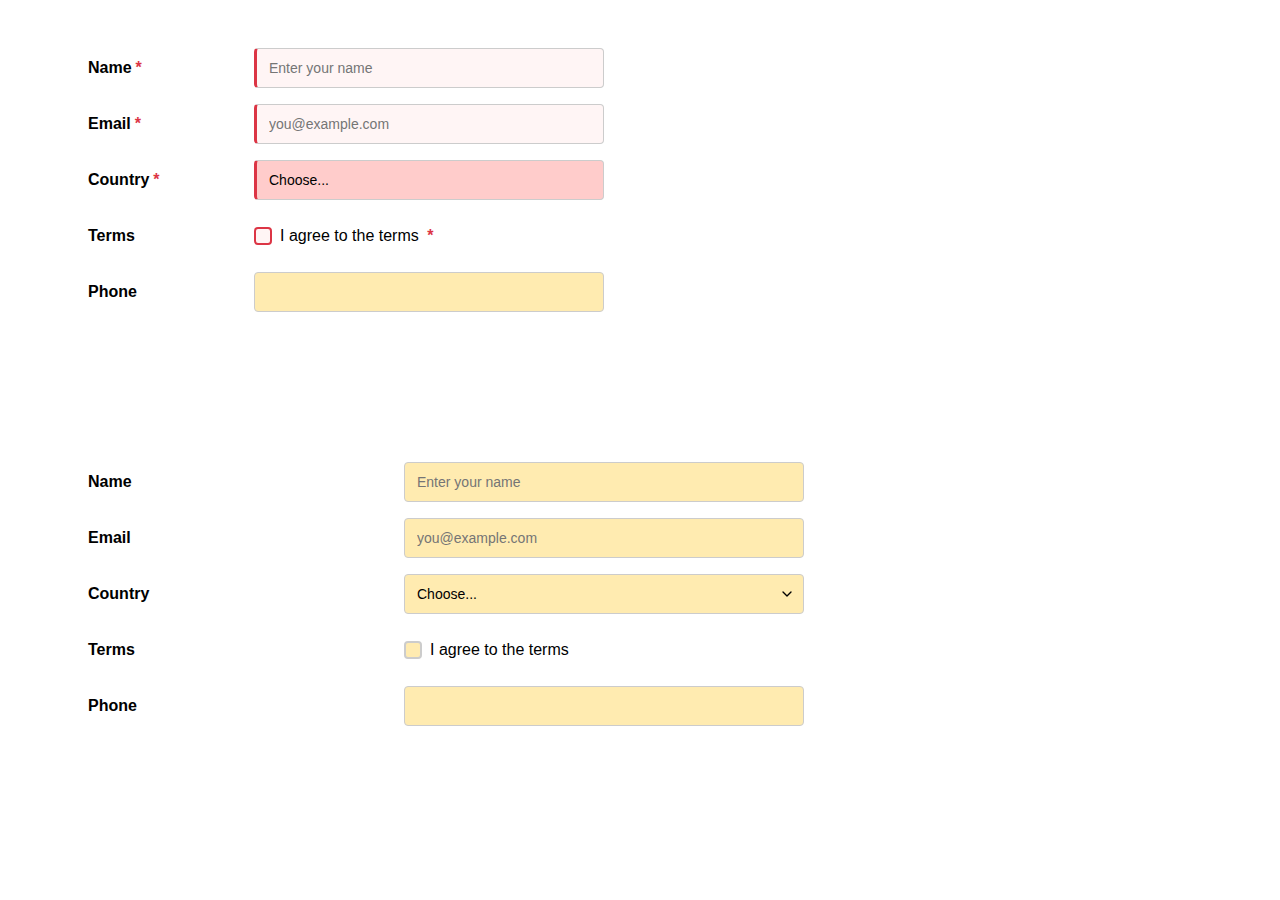
<file: Components/index.html>
<html lang="en">
<head>
    <title>CSS Forms</title>
    <link href="form.css" rel="stylesheet"/>
</head>

<body>
<div style="padding: 40px 80px">
    <form class="form-grid">
        <label for="name" class="required">Name</label>
        <input type="text" id="name" name="name" required placeholder="Enter your name">

        <label for="email" class="required">Email</label>
        <input type="email" id="email" name="email" required placeholder="you@example.com">

        <label for="country" class="required">Country</label>
        <select id="country" name="country" required>
            <option value="">Choose...</option>
            <option value="us">United States</option>
        </select>

        <label>Terms</label>
        <div class="checkbox-container">
            <input type="checkbox" id="terms" name="terms" required>
            <label for="terms" class="required">I agree to the terms</label>
        </div>

        <label for="phone" >Phone</label>
        <input type="tel" id="phone" name="phone">
    </form>

    <form class="form-grid" style="--label-width: 300px; --input-width: 400px; margin-top: 150px;">
        <label for="f2-name">Name</label>
        <input type="text" id="f2-name" name="name" placeholder="Enter your name">

        <label for="f2-email">Email</label>
        <input type="email" id="f2-email" name="email" placeholder="you@example.com">

        <label for="f2-country">Country</label>
        <select id="f2-country" name="country">
            <option value="">Choose...</option>
            <option value="us">United States</option>
        </select>

        <label>Terms</label>
        <div class="checkbox-container">
            <input type="checkbox" id="f2-terms" name="terms">
            <label for="f2-terms">I agree to the terms</label>
        </div>

        <label for="f2-phone" >Phone</label>
        <input type="tel" id="f2-phone" name="phone">
    </form>
</div>
</body>
</html>
</file>
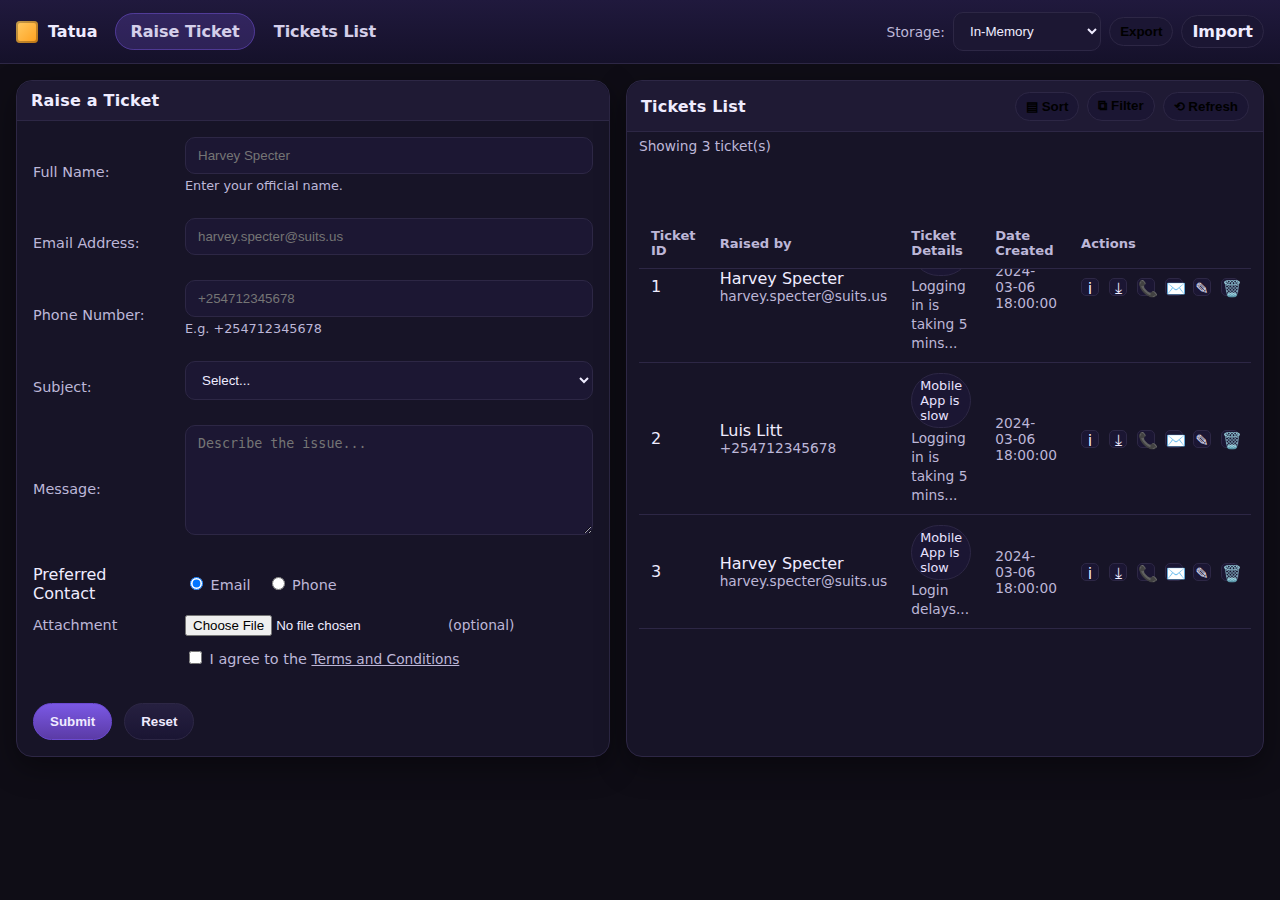
<file: real.html>
<!doctype html>
<html lang="en">
<head>
  <meta charset="utf-8" />
  <meta name="viewport" content="width=device-width, initial-scale=1" />
  <title>Tatua – Ticketing UI</title>
  <!--
    Single-file implementation (HTML + CSS + JS)
    - Semantic HTML5 structure
    - Matches layout shown in screenshots
    - In‑memory / sessionStorage / localStorage data modes
    - Client-side form validation with user feedback
    - Clean, commented code
  -->
  <style>
    :root{
      --bg:#0f0d16;          /* page background */
      --panel:#171427;       /* panels */
      --panel-2:#1f1a34;     /* darker strip */
      --muted:#bdb7d8;       /* muted text */
      --text:#efecff;        /* main text */
      --brand:#5b3ba6;       /* purple brand */
      --brand-2:#7a58e4;     /* accent */
      --ok:#23c55e;          /* success */
      --warn:#f59e0b;        /* warning */
      --danger:#ef4444;      /* danger */
      --border:#2d2745;      /* borders */
      --input:#1c1733;       /* input bg */
      --shadow: 0 10px 30px rgba(0,0,0,.4);
      --radius:12px;
      --radius-lg:16px;
      --radius-xl:20px;
      --font: ui-sans-serif, system-ui, -apple-system, Segoe UI, Roboto, "Helvetica Neue", Arial, "Noto Sans", "Apple Color Emoji", "Segoe UI Emoji";
    }
    *{box-sizing:border-box}
    html,body{height:100%}
    body{
      margin:0; font-family:var(--font); background:var(--bg); color:var(--text);
    }
    /* Top brand bar */
    header{
      background:linear-gradient(180deg, #20193d, #15112a);
      border-bottom:1px solid var(--border);
      position:sticky; top:0; z-index:5;
    }
    .topbar{max-width:1320px; margin:0 auto; display:flex; align-items:center; gap:18px; padding:12px 16px;}
    .logo{display:flex; align-items:center; gap:10px; font-weight:700}
    .logo-icon{width:22px; height:22px; background:linear-gradient(135deg, #ffcc66, #ff9f1c); border-radius:4px; box-shadow:inset 0 0 0 2px rgba(0,0,0,.25)}
    nav a{color:#e9e4ff; text-decoration:none; padding:8px 14px; border-radius:999px; font-weight:600; opacity:.9}
    nav a.active{background:rgba(122,88,228,.25); border:1px solid rgba(122,88,228,.5)}
    nav a:hover{background:rgba(122,88,228,.18)}

    /* Layout: two panels side by side */
    .wrap{max-width:1320px; margin:16px auto; padding:0 16px;}
    .grid{
      display:grid; gap:16px; grid-template-columns:1fr 1fr;
    }
    @media (max-width: 1060px){ .grid{ grid-template-columns:1fr; } }

    .card{
      background:var(--panel); border:1px solid var(--border); border-radius:var(--radius-lg); box-shadow:var(--shadow);
    }
    .card header{ position:relative; top:auto; background:var(--panel-2); border-bottom:1px solid var(--border); border-radius:var(--radius-lg) var(--radius-lg) 0 0; }
    .card .bar{ display:flex; align-items:center; justify-content:space-between; gap:12px; padding:10px 14px; }
    .title{display:flex; align-items:center; gap:10px; font-weight:800; letter-spacing:.2px}

    /* Form styles */
    form{ padding:16px; }
    fieldset{ border:none; margin:0; padding:0; display:grid; gap:12px; }
    .row{ display:grid; grid-template-columns:140px 1fr; gap:12px; align-items:center; }
    .row label{ color:var(--muted); font-size:.9rem; }
    input[type="text"], input[type="email"], input[type="tel"], select, textarea{
      width:100%; background:var(--input); border:1px solid var(--border); border-radius:10px; color:var(--text); padding:10px 12px; outline:none; transition:border .2s;
    }
    textarea{ min-height:110px; resize:vertical; }
    input:focus, select:focus, textarea:focus{ border-color:var(--brand-2); }
    .hint{ font-size:.8rem; color:var(--muted); margin-top:4px; }
    .error{ color:var(--danger); font-size:.82rem; margin-top:6px; }

    .inline{ display:flex; align-items:center; gap:16px; }
    .file{ display:flex; align-items:center; gap:10px; }

    .actions{ margin-top:10px; display:flex; align-items:center; gap:12px; }
    .btn{ appearance:none; border:1px solid var(--border); background:linear-gradient(180deg, #262040, #1a1533); color:#efeaff; padding:10px 16px; border-radius:999px; font-weight:700; cursor:pointer; }
    .btn:hover{ filter:brightness(1.05) }
    .btn.primary{ background:linear-gradient(180deg, #7a58e4, #5b3ba6); border-color:#6b4ad1; }

    /* Tickets List */
    .toolbar{ display:flex; gap:8px; align-items:center; }
    .pill{ display:inline-flex; align-items:center; gap:8px; border:1px solid var(--border); background:#1b1633; padding:6px 10px; border-radius:999px; font-weight:700; cursor:pointer; }
    .pill .x{ font-size:12px; opacity:.8 }

    table{ width:100%; border-collapse:separate; border-spacing:0; }
    thead th{ text-align:left; font-size:.82rem; color:var(--muted); padding:10px 12px; border-bottom:1px solid var(--border); position:sticky; top:58px; background:var(--panel); z-index:1; }
    tbody td{ padding:10px 12px; border-bottom:1px solid var(--border); vertical-align:middle; }

    .badge{ display:inline-flex; align-items:center; gap:6px; padding:4px 8px; border-radius:999px; border:1px solid var(--border); background:#1b1633; font-size:.8rem; color:#e8e2ff; }
    .muted{ color:var(--muted); font-size:.86rem; }
    .row-actions{ display:flex; gap:10px; align-items:center; }
    .icon{ width:18px; height:18px; display:inline-grid; place-items:center; border-radius:5px; border:1px solid var(--border); background:#1b1633; cursor:pointer; }
    .icon:hover{ background:#241b44 }

    /* Popups */
    dialog{ border:none; padding:0; border-radius:14px; width:min(680px, 92vw); background:var(--panel); color:var(--text); box-shadow:var(--shadow); }
    dialog::backdrop{ background:rgba(6,4,14,.6) }
    .pop-h{ display:flex; align-items:center; justify-content:space-between; padding:10px 14px; background:var(--panel-2); border-bottom:1px solid var(--border); border-radius:14px 14px 0 0; }
    .pop-c{ padding:14px; }
    .pop-row{ display:grid; grid-template-columns:180px 1fr 1fr; gap:10px; align-items:center; }
    .pop-actions{ display:flex; justify-content:flex-end; gap:10px; margin-top:10px; }

    /* Tiny helpers */
    .sr-only{ position:absolute; left:-10000px; }
    .w-8{ width:8ch }
    .w-12{ width:12ch }
    .w-20{ width:20ch }
  </style>
</head>
<body>
  <!-- Brand + navigation (semantic header/nav) -->
  <header>
    <div class="topbar" role="navigation" aria-label="Main">
      <div class="logo" aria-label="Tatua">
        <span class="logo-icon" aria-hidden="true"></span>
        <span>Tatua</span>
      </div>
      <nav>
        <a href="#form" class="active" id="tab-form">Raise Ticket</a>
        <a href="#list" id="tab-list">Tickets List</a>
      </nav>
      <div style="margin-left:auto" class="toolbar" aria-label="Storage mode">
        <label for="storageMode" class="muted">Storage:</label>
        <select id="storageMode" class="w-20" title="Choose where tickets are stored (in-memory, session or local)">
          <option value="memory">In‑Memory</option>
          <option value="session">sessionStorage</option>
          <option value="local">localStorage</option>
        </select>
        <button class="pill" id="btn-export" title="Download tickets JSON"><span>Export</span></button>
        <label class="pill" title="Import tickets JSON">
          <input id="importFile" type="file" accept="application/json" class="sr-only" />
          <span>Import</span>
        </label>
      </div>
    </div>
  </header>

  <main class="wrap">
    <div class="grid" id="views">
      <!-- Left: Raise Ticket form -->
      <section class="card" id="formPanel" aria-labelledby="formTitle">
        <header>
          <div class="bar">
            <div class="title" id="formTitle">Raise a Ticket</div>
          </div>
        </header>
        <form id="ticketForm" novalidate>
          <fieldset>
            <!-- Name -->
            <div class="row">
              <label for="fullName">Full Name:</label>
              <div>
                <input id="fullName" name="fullName" type="text" placeholder="Harvey Specter" autocomplete="name" required />
                <p class="hint">Enter your official name.</p>
                <p class="error" data-error-for="fullName"></p>
              </div>
            </div>
            <!-- Email -->
            <div class="row">
              <label for="email">Email Address:</label>
              <div>
                <input id="email" name="email" type="email" placeholder="harvey.specter@suits.us" autocomplete="email" required />
                <p class="error" data-error-for="email"></p>
              </div>
            </div>
            <!-- Phone -->
            <div class="row">
              <label for="phone">Phone Number:</label>
              <div>
                <input id="phone" name="phone" type="tel" placeholder="+254712345678" pattern="^\+?[0-9\-\s]{7,15}$" />
                <p class="hint">E.g. +254712345678</p>
                <p class="error" data-error-for="phone"></p>
              </div>
            </div>
            <!-- Subject -->
            <div class="row">
              <label for="subject">Subject:</label>
              <div>
                <select id="subject" name="subject" required>
                  <option value="">Select...</option>
                  <option>Mobile App is slow</option>
                  <option>Cannot login</option>
                  <option>Payment failed</option>
                  <option>Feature request</option>
                  <option>Other</option>
                </select>
                <p class="error" data-error-for="subject"></p>
              </div>
            </div>
            <!-- Message -->
            <div class="row">
              <label for="message">Message:</label>
              <div>
                <textarea id="message" name="message" placeholder="Describe the issue..." required></textarea>
                <p class="error" data-error-for="message"></p>
              </div>
            </div>
            <!-- Preferred Contact -->
            <div class="row">
              <span>Preferred Contact</span>
              <div class="inline" role="radiogroup" aria-label="Preferred Contact">
                <label><input type="radio" name="pref" value="email" checked /> Email</label>
                <label><input type="radio" name="pref" value="phone" /> Phone</label>
              </div>
            </div>
            <!-- Attachment -->
            <div class="row">
              <label for="attach">Attachment</label>
              <div class="file">
                <input id="attach" name="attach" type="file" />
                <span class="muted">(optional)</span>
              </div>
            </div>
            <!-- Terms -->
            <div class="row">
              <label for="terms">&nbsp;</label>
              <div>
                <label><input id="terms" name="terms" type="checkbox" required /> I agree to the <a href="#" class="muted">Terms and Conditions</a></label>
                <p class="error" data-error-for="terms"></p>
              </div>
            </div>
            <div class="actions">
              <button class="btn primary" type="submit">Submit</button>
              <button class="btn" type="reset">Reset</button>
            </div>
          </fieldset>
        </form>
      </section>

      <!-- Right: Tickets list -->
      <section class="card" id="listPanel" aria-labelledby="listTitle">
        <header>
          <div class="bar">
            <div class="title" id="listTitle">Tickets List</div>
            <div class="toolbar">
              <button class="pill" id="btn-sort" title="Sort"><span>▤ Sort</span></button>
              <button class="pill" id="btn-filter" title="Filter"><span>⧉ Filter</span></button>
              <button class="pill" id="btn-refresh" title="Refresh list"><span>⟲ Refresh</span></button>
            </div>
          </div>
        </header>
        <div style="padding:6px 12px" class="muted">Showing <span id="count">0</span> ticket(s)</div>
        <div style="padding: 0 12px 12px 12px; overflow:auto;">
          <table aria-describedby="listTitle">
            <thead>
              <tr>
                <th class="w-8">Ticket ID</th>
                <th>Raised by</th>
                <th>Ticket Details</th>
                <th class="w-20">Date Created</th>
                <th>Actions</th>
              </tr>
            </thead>
            <tbody id="tbody"></tbody>
          </table>
        </div>
      </section>
    </div>
  </main>

  <!-- Sort popup -->
  <dialog id="sortDlg" aria-labelledby="sortTitle">
    <div class="pop-h"><div id="sortTitle">Sort Table</div><button class="pill" data-close="sortDlg">✕</button></div>
    <div class="pop-c">
      <div class="pop-row">
        <label for="sortCol">Column</label>
        <select id="sortCol">
          <option value="id">Ticket ID</option>
          <option value="name">Raised by</option>
          <option value="subject">Ticket Details</option>
          <option value="created">Date Created</option>
        </select>
        <select id="sortDir">
          <option value="asc">Ascending</option>
          <option value="desc">Descending</option>
        </select>
      </div>
      <div class="pop-actions">
        <button class="btn" data-close="sortDlg">Cancel</button>
        <button class="btn primary" id="sortApply">Apply</button>
      </div>
    </div>
  </dialog>

  <!-- Filter popup -->
  <dialog id="filterDlg" aria-labelledby="filterTitle">
    <div class="pop-h"><div id="filterTitle">Filter Table</div><button class="pill" data-close="filterDlg">✕</button></div>
    <div class="pop-c">
      <div class="pop-row">
        <label for="filterCol">Column</label>
        <select id="filterCol">
          <option value="subject">Ticket Details</option>
          <option value="name">Raised by</option>
          <option value="created">Date Created (YYYY-MM-DD)</option>
        </select>
        <select id="filterRel">
          <option value="includes">includes</option>
          <option value="equals">equals</option>
          <option value="starts">starts with</option>
        </select>
        <input id="filterVal" type="text" placeholder="Enter value" />
      </div>
      <div class="pop-actions">
        <button class="btn" id="filterReset">Reset</button>
        <button class="btn primary" id="filterApply">Apply</button>
      </div>
    </div>
  </dialog>

  <template id="rowTpl">
    <tr>
      <td data-col="id"></td>
      <td data-col="name"></td>
      <td data-col="subject"></td>
      <td data-col="created" class="muted"></td>
      <td>
        <div class="row-actions">
          <span class="icon" title="Show popup with more information" data-action="info">i</span>
          <span class="icon" title="Download ticket attachment" data-action="download">⤓</span>
          <span class="icon" title="Trigger call if preferred contact is phone" data-action="call">📞</span>
          <span class="icon" title="Trigger email if preferred contact is email" data-action="email">✉️</span>
          <span class="icon" title="Edit ticket" data-action="edit">✎</span>
          <span class="icon" title="Delete the ticket" data-action="delete">🗑️</span>
        </div>
      </td>
    </tr>
  </template>

  <script>
    // ------------------------------
    // Utilities & data management
    // ------------------------------
    const $ = (sel, ctx=document) => ctx.querySelector(sel);
    const $$ = (sel, ctx=document) => Array.from(ctx.querySelectorAll(sel));

    // Demo seed data for first run
    const SEED = [
      { id: 1, name: "Harvey Specter", email: "harvey.specter@suits.us", phone: "+254712345678", subject:"Mobile App is slow", message:"Logging in is taking 5 mins...", pref:"email", created:"2024-03-06 18:00:00", attachment:null },
      { id: 2, name: "Luis Litt", email: "", phone: "+254712345678", subject:"Mobile App is slow", message:"Logging in is taking 5 mins...", pref:"phone", created:"2024-03-06 18:00:00", attachment:null },
      { id: 3, name: "Harvey Specter", email: "harvey.specter@suits.us", phone: "", subject:"Mobile App is slow", message:"Login delays...", pref:"email", created:"2024-03-06 18:00:00", attachment:null }
    ];

    // Storage adapters (in-memory, session, local)
    const Store = {
      mode: 'memory',
      memory: { key: null, data: [...SEED] },
      get key(){ return 'tatua_tickets'; },
      setMode(m){ this.mode = m; this.ensure(); UI.render(); },
      ensure(){
        if(this.mode==='local' && !localStorage.getItem(this.key)) localStorage.setItem(this.key, JSON.stringify(SEED));
        if(this.mode==='session' && !sessionStorage.getItem(this.key)) sessionStorage.setItem(this.key, JSON.stringify(SEED));
      },
      read(){
        if(this.mode==='memory') return this.memory.data;
        if(this.mode==='local') return JSON.parse(localStorage.getItem(this.key) || '[]');
        if(this.mode==='session') return JSON.parse(sessionStorage.getItem(this.key) || '[]');
      },
      write(list){
        if(this.mode==='memory'){ this.memory.data = list; return; }
        const str = JSON.stringify(list);
        if(this.mode==='local') localStorage.setItem(this.key, str);
        if(this.mode==='session') sessionStorage.setItem(this.key, str);
      },
      nextId(){
        const max = this.read().reduce((m, r)=> Math.max(m, r.id), 0);
        return max + 1;
      }
    };

    // ------------------------------
    // UI rendering and behaviors
    // ------------------------------
    const UI = {
      state: { sort:{col:'id',dir:'asc'}, filter:null },
      get list(){
        let rows = [...Store.read()];
        const {filter} = this.state;
        if(filter){
          const { col, rel, val } = filter;
          rows = rows.filter(r=>{
            const v = (col==='created'? r.created : col==='name'? r.name : r.subject).toLowerCase();
            const s = String(val).toLowerCase();
            if(rel==='equals') return v===s;
            if(rel==='starts') return v.startsWith(s);
            return v.includes(s);
          });
        }
        const {col, dir} = this.state.sort;
        const cmp = (a,b)=>{
          const va = col==='id'? a.id : col==='created'? a.created : col==='name'? a.name : a.subject;
          const vb = col==='id'? b.id : col==='created'? b.created : col==='name'? b.name : b.subject;
          return (va>vb?1:va<vb?-1:0) * (dir==='asc'?1:-1);
        };
        rows.sort(cmp);
        return rows;
      },
      render(){
        const tbody = $('#tbody');
        tbody.innerHTML='';
        const tpl = $('#rowTpl');
        for(const r of this.list){
          const tr = tpl.content.firstElementChild.cloneNode(true);
          tr.querySelector('[data-col="id"]').textContent = r.id;
          const nameCell = tr.querySelector('[data-col="name"]');
          nameCell.innerHTML = `<div>${r.name}</div><div class="muted">${r.email || r.phone || ''}</div>`;
          tr.querySelector('[data-col="subject"]').innerHTML = `<span class="badge">${r.subject}</span> <span class="muted">${r.message.substring(0,48)}${r.message.length>48?'…':''}</span>`;
          tr.querySelector('[data-col="created"]').textContent = r.created;
          // Hook actions
          tr.querySelector('[data-action="info"]').addEventListener('click',()=>UI.info(r));
          tr.querySelector('[data-action="delete"]').addEventListener('click',()=>UI.remove(r.id));
          tr.querySelector('[data-action="edit"]').addEventListener('click',()=>UI.edit(r));
          tr.querySelector('[data-action="download"]').addEventListener('click',()=>UI.download(r));
          tr.querySelector('[data-action="call"]').addEventListener('click',()=>UI.call(r));
          tr.querySelector('[data-action="email"]').addEventListener('click',()=>UI.mail(r));
          tbody.appendChild(tr);
        }
        $('#count').textContent = this.list.length;
      },
      add(rec){ const list = Store.read(); list.push(rec); Store.write(list); this.render(); },
      remove(id){ if(confirm('Delete ticket #' + id + '?')){ const list=Store.read().filter(r=>r.id!==id); Store.write(list); this.render(); }},
      info(r){ alert(`#${r.id} – ${r.subject}\n\nFrom: ${r.name}\nEmail: ${r.email || '—'}\nPhone: ${r.phone || '—'}\nPreferred: ${r.pref}\n\nMessage:\n${r.message}`); },
      download(r){ if(r.attachment){ const a=document.createElement('a'); a.href=r.attachment.data; a.download=r.attachment.name; a.click(); } else alert('No attachment'); },
      call(r){ if(r.pref==='phone' && r.phone) window.location.href = 'tel:' + r.phone; else alert('Preferred contact is not phone or phone missing'); },
      mail(r){ if(r.pref==='email' && r.email) window.location.href = 'mailto:' + r.email + '?subject=' + encodeURIComponent(r.subject); else alert('Preferred contact is not email or email missing'); },
      edit(r){
        // Load into form for quick edit
        $('#fullName').value = r.name; $('#email').value = r.email; $('#phone').value = r.phone; $('#subject').value = r.subject; $('#message').value = r.message; $$('input[name="pref"]').forEach(x=>x.checked = (x.value===r.pref)); $('#terms').checked = true; window.scrollTo({top:0, behavior:'smooth'});
        // On submit we will replace existing by id (stored temporarily)
        $('#ticketForm').dataset.editId = r.id;
        $('#tab-form').classList.add('active'); $('#tab-list').classList.remove('active');
      }
    };

    // ------------------------------
    // Form handling with validation
    // ------------------------------
    const form = $('#ticketForm');
    form.addEventListener('submit', async (e)=>{
      e.preventDefault();
      // Clear errors
      $$('[data-error-for]').forEach(el=>el.textContent='');

      const data = new FormData(form);
      const record = {
        id: form.dataset.editId ? Number(form.dataset.editId) : Store.nextId(),
        name: data.get('fullName').trim(),
        email: data.get('email').trim(),
        phone: data.get('phone').trim(),
        subject: data.get('subject'),
        message: data.get('message').trim(),
        pref: data.get('pref'),
        created: new Date().toISOString().slice(0,19).replace('T',' '),
        attachment: null
      };

      // Validate
      let ok = true;
      const setErr = (k,msg)=>{ const el=$(`[data-error-for="${k}"]`); if(el){ el.textContent=msg; ok=false; }};
      if(!record.name) setErr('fullName','Full name is required');
      if(!record.email && !record.phone) setErr('email','Either email or phone is required');
      if(record.email && !/^\S+@\S+\.\S+$/.test(record.email)) setErr('email','Provide a valid email');
      if(record.phone && !/^\+?[0-9\-\s]{7,15}$/.test(record.phone)) setErr('phone','Provide a valid phone number');
      if(!record.subject) setErr('subject','Select a subject');
      if(!record.message) setErr('message','Message is required');
      if(!$('#terms').checked) setErr('terms','You must accept the terms');
      if(!ok) return;

      // Attachment to data URL (if provided)
      const file = $('#attach').files[0];
      if(file){
        const buf = await file.arrayBuffer();
        const base64 = btoa(String.fromCharCode(...new Uint8Array(buf)));
        record.attachment = { name:file.name, type:file.type, data:`data:${file.type};base64,${base64}` };
      }

      // Persist (insert or update)
      const list = Store.read();
      const idx = list.findIndex(r=>r.id===record.id);
      if(idx>-1) list[idx]=record; else list.push(record);
      Store.write(list);
      UI.render();
      form.reset();
      delete form.dataset.editId;
      alert('Ticket saved');
    });

    // ------------------------------
    // Toolbar & dialogs
    // ------------------------------
    $('#btn-refresh').addEventListener('click', ()=> UI.render());

    // Sort dialog
    const sortDlg = $('#sortDlg');
    $('#btn-sort').addEventListener('click', ()=> sortDlg.showModal());
    $('#sortApply').addEventListener('click', ()=>{ UI.state.sort = { col:$('#sortCol').value, dir:$('#sortDir').value }; sortDlg.close(); UI.render(); });

    // Filter dialog
    const filterDlg = $('#filterDlg');
    $('#btn-filter').addEventListener('click', ()=> filterDlg.showModal());
    $('#filterApply').addEventListener('click', ()=>{ UI.state.filter = { col:$('#filterCol').value, rel:$('#filterRel').value, val:$('#filterVal').value }; filterDlg.close(); UI.render(); });
    $('#filterReset').addEventListener('click', ()=>{ UI.state.filter = null; $('#filterVal').value=''; filterDlg.close(); UI.render(); });

    // Generic dialog close buttons
    $$('[data-close]').forEach(btn=> btn.addEventListener('click', (e)=>{ const id = e.currentTarget.getAttribute('data-close'); $(`#${id}`).close(); }));

    // Storage switcher
    $('#storageMode').addEventListener('change', (e)=>{ Store.setMode(e.target.value); });

    // Import / export
    $('#btn-export').addEventListener('click', ()=>{
      const blob = new Blob([JSON.stringify(Store.read(), null, 2)], {type:'application/json'});
      const url = URL.createObjectURL(blob); const a = document.createElement('a'); a.href=url; a.download='tickets.json'; a.click(); URL.revokeObjectURL(url);
    });
    $('#importFile').addEventListener('change', async (e)=>{
      const file = e.target.files[0]; if(!file) return;
      const text = await file.text();
      try{ const data = JSON.parse(text); if(Array.isArray(data)){ Store.write(data); UI.render(); alert('Imported ' + data.length + ' records'); } }
      catch{ alert('Invalid JSON'); }
      e.target.value='';
    });

    // Tabs visual only
    $('#tab-form').addEventListener('click', (e)=>{ e.preventDefault(); $('#tab-form').classList.add('active'); $('#tab-list').classList.remove('active'); window.scrollTo({top:0, behavior:'smooth'}); });
    $('#tab-list').addEventListener('click', (e)=>{ e.preventDefault(); $('#tab-list').classList.add('active'); $('#tab-form').classList.remove('active'); window.scrollTo({top:document.body.scrollHeight, behavior:'smooth'}); });

    // Boot
    Store.ensure(); UI.render();
  </script>
</body>
</html>
</file>
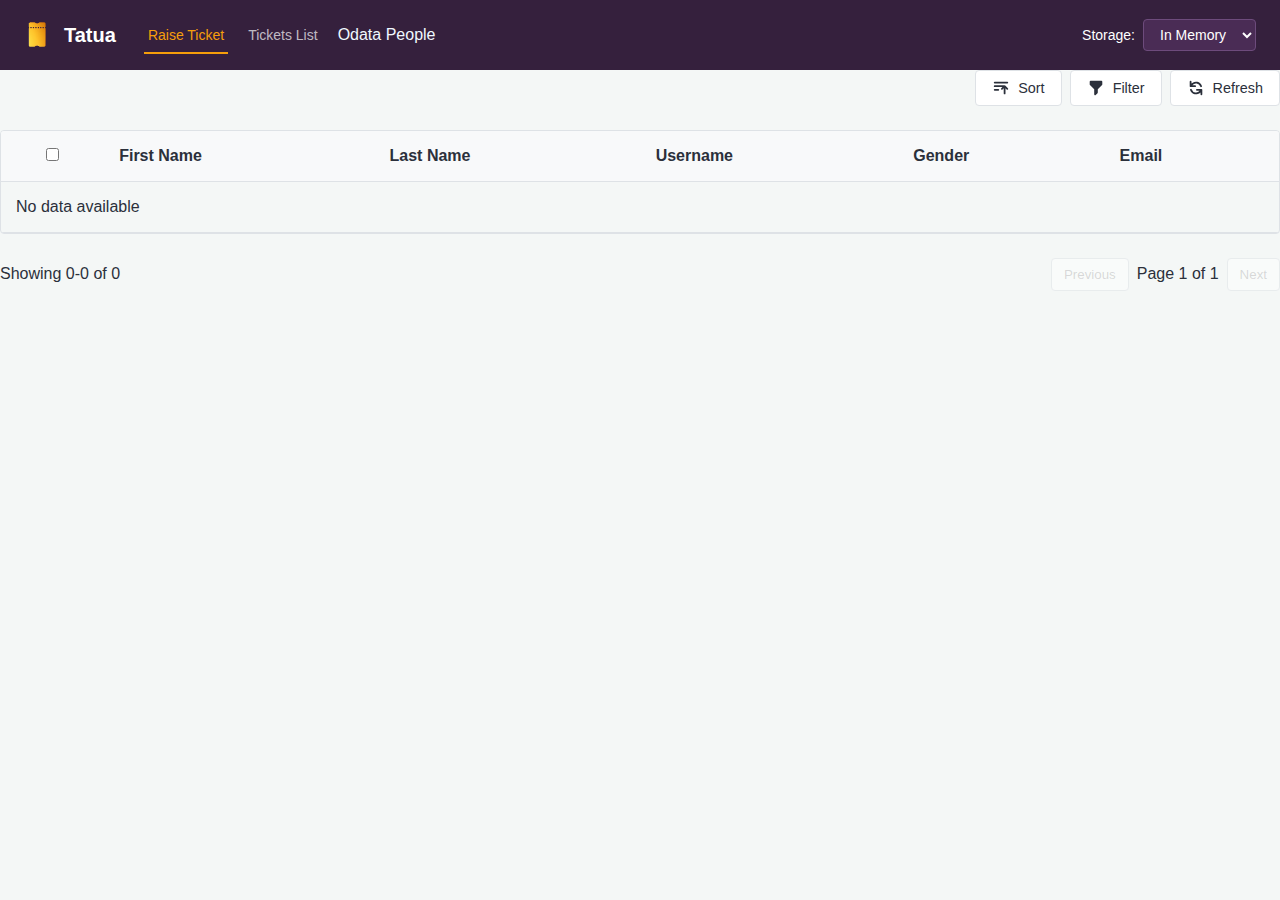
<file: tatua-refactored/odata.html>
<!DOCTYPE html>
<html lang="en">

<head>
    <meta charset="UTF-8">
    <meta name="viewport" content="width=device-width, initial-scale=1.0">
    <title>Dynamic OData Table</title>
    <link rel="stylesheet" href="./css/main.css">
    <style>
        :root {
            --primary-color: #007bff;
            --border-color: #dee2e6;
            --background-color: #f8f9fa;
        }

        body {
            font-family: -apple-system, BlinkMacSystemFont, "Segoe UI", Roboto, "Helvetica Neue", Arial, sans-serif;
            background-color: #f4f7f6;
        }

        .container {
            max-width: 1200px;
            margin: auto;
            background: white;
            padding: 2rem;
            border-radius: 8px;
            box-shadow: 0 4px 6px rgba(0, 0, 0, 0.1);
        }

        .table-controls {
            display: flex;
            gap: 0.5rem;
            margin-bottom: 1.5rem;
        }

        .btn {
            display: inline-flex;
            align-items: center;
            gap: 0.5rem;
            padding: 0.5rem 1rem;
            border: 1px solid var(--border-color);
            background-color: #fff;
            border-radius: 4px;
            cursor: pointer;
            font-size: 0.9rem;
            transition: background-color 0.2s;
        }

        .btn:hover {
            background-color: #f2f2f2;
        }

        .btn svg {
            width: 1.25em;
            height: 1.25em;
        }

        .btn--primary {
            background-color: var(--primary-color);
            color: white;
            border-color: var(--primary-color);
        }

        .btn--primary:hover {
            background-color: #0056b3;
        }

        .btn--add {
            color: var(--primary-color);
            border-style: dashed;
        }

        .btn--remove {
            background: #fbecec;
            color: #dc3545;
            border: none;
            padding: 0.5rem;
            border-radius: 50%;
            width: 28px;
            height: 28px;
            display: flex;
            align-items: center;
            justify-content: center;
            font-weight: bold;
        }

        /* --- Table Styles & NEW Loading State --- */
        #people-table {
            min-height: 400px;
        }

        [data-dynamic-table-wrapper] {
            position: relative;
        }

        [data-dynamic-table-wrapper].is-loading::before {
            content: 'Loading...';
            position: absolute;
            top: 0;
            left: 0;
            width: 100%;
            height: 100%;
            background: rgba(255, 255, 255, 0.8);
            display: flex;
            justify-content: center;
            align-items: center;
            font-weight: bold;
            color: #555;
            z-index: 10;
            border-radius: 4px;
        }

        [data-dynamic-table-scroll-container] {
            overflow-x: auto;
            border: 1px solid var(--border-color);
            border-radius: 4px;
        }

        table {
            width: 100%;
            border-collapse: collapse;
            text-align: left;
        }

        th,
        td {
            padding: 12px 15px;
            border-bottom: 1px solid var(--border-color);
            white-space: nowrap;
        }

        th {
            background-color: var(--background-color);
            font-weight: 600;
        }

        tbody tr:hover {
            background-color: #f1f1f1;
        }

        [data-dynamic-table-pagination] {
            display: flex;
            justify-content: space-between;
            align-items: center;
            margin-top: 1rem;
            padding: 0.5em 0;
        }

        [data-pagination-controls] {
            display: flex;
            align-items: center;
            gap: 0.5em;
        }

        [data-pagination-controls] button {
            padding: 8px 12px;
            border: 1px solid var(--border-color);
            background-color: white;
            cursor: pointer;
            border-radius: 4px;
        }

        [data-pagination-controls] button:disabled {
            cursor: not-allowed;
            opacity: 0.5;
        }

        /* --- Modal Styles --- */
        .modal {
            visibility: hidden;
            opacity: 0;
            position: fixed;
            top: 0;
            left: 0;
            width: 100%;
            height: 100%;
            background-color: rgba(0, 0, 0, 0.5);
            display: flex;
            justify-content: center;
            align-items: center;
            transition: opacity 0.3s, visibility 0.3s;
            z-index: 100;
        }

        .modal.visible {
            visibility: visible;
            opacity: 1;
        }

        .modal-content {
            background-color: white;
            border-radius: 8px;
            width: 90%;
            max-width: 600px;
            box-shadow: 0 5px 15px rgba(0, 0, 0, 0.3);
            display: flex;
            flex-direction: column;
            max-height: 80vh;
        }

        .modal-header,
        .modal-footer {
            padding: 1rem;
        }

        .modal-header {
            display: flex;
            justify-content: space-between;
            align-items: center;
            border-bottom: 1px solid var(--border-color);
        }

        .modal-title-group {
            display: flex;
            align-items: center;
            gap: 0.5rem;
            font-size: 1.25rem;
        }

        .modal-title-group svg {
            width: 1.5rem;
            height: 1.5rem;
        }

        .close-modal {
            background: none;
            border: none;
            font-size: 1.5rem;
            cursor: pointer;
        }

        .modal-body {
            padding: 1.5rem;
            overflow-y: auto;
        }

        .modal-footer {
            border-top: 1px solid var(--border-color);
            display: flex;
            justify-content: flex-end;
            gap: 0.5rem;
        }

        .filter-row,
        .sorter-row {
            display: grid;
            grid-template-columns: 1fr 1fr 1fr auto;
            gap: 0.5rem;
            align-items: center;
            margin-bottom: 1rem;
        }

        .sorter-row {
            grid-template-columns: 1fr 1fr auto;
        }

        select,
        input {
            padding: 0.5rem;
            border: 1px solid var(--border-color);
            border-radius: 4px;
            width: 100%;
            box-sizing: border-box;
        }
    </style>
</head>

<body>
        <header class="header">
            <div class="header__logo">
                <img src="logo.png" alt="Tatua Logo">
                <h1>Tatua</h1>
            </div>
            <nav class="header__nav">
                <a href="index.html" class="nav-link is-active" data-screen="raiseTicket">Raise Ticket</a>
                <a href="#" class="nav-link" data-screen="ticketsList">Tickets List</a>
                <a href="odata.html" style="color: aliceblue; text-decoration: none;">Odata People</a>
            </nav>
            <div class="header__storage-selector">
                <label for="storageType">Storage:</label>
                <select id="storageType">
                    <option value="memory">In Memory</option>
                    <option value="session">Session</option>
                    <option value="local">Local</option>
                </select>
            </div>
        </header>
        <div class="table-controls">
            <button id="sortBtn" class="btn"><svg viewBox="0 0 20 20" fill="currentColor">
                    <path
                        d="M3 3a1 1 0 000 2h14a1 1 0 100-2H3zM3 7a1 1 0 000 2h10a1 1 0 100-2H3zM3 11a1 1 0 100 2h4a1 1 0 100-2H3zM13 16a1 1 0 102 0v-5.586l1.293 1.293a1 1 0 001.414-1.414l-3-3a1 1 0 00-1.414 0l-3 3a1 1 0 101.414 1.414L13 10.414V16z" />
                </svg>Sort</button>
            <button id="filterBtn" class="btn"><svg viewBox="0 0 20 20" fill="currentColor">
                    <path fill-rule="evenodd"
                        d="M3 3a1 1 0 011-1h12a1 1 0 011 1v3a1 1 0 01-.293.707L12 11.414V15a1 1 0 01-.293.707l-2 2A1 1 0 018 17v-5.586L3.293 6.707A1 1 0 013 6V3z"
                        clip-rule="evenodd" />
                </svg>Filter</button>
            <button id="refreshBtn" class="btn"><svg viewBox="0 0 20 20" fill="currentColor">
                    <path fill-rule="evenodd"
                        d="M4 2a1 1 0 011 1v2.101a7.002 7.002 0 0111.601 2.566 1 1 0 11-1.885.666A5.002 5.002 0 005.999 7H9a1 1 0 110 2H4a1 1 0 01-1-1V3a1 1 0 011-1zm.008 9.057a1 1 0 011.276.61A5.002 5.002 0 0014.001 13H11a1 1 0 110-2h5a1 1 0 011 1v5a1 1 0 11-2 0v-2.101a7.002 7.002 0 01-11.601-2.566 1 1 0 01.61-1.276z"
                        clip-rule="evenodd" />
                </svg>Refresh</button>
        </div>

        <div id="people-table"></div>

        <!-- Modals -->
        <div id="filterModal" class="modal">
            <div class="modal-content">
                <div class="modal-header">
                    <div class="modal-title-group"><svg viewBox="0 0 20 20" fill="currentColor">
                            <path fill-rule="evenodd"
                                d="M3 3a1 1 0 011-1h12a1 1 0 011 1v3a1 1 0 01-.293.707L12 11.414V15a1 1 0 01-.293.707l-2 2A1 1 0 018 17v-5.586L3.293 6.707A1 1 0 013 6V3z"
                                clip-rule="evenodd" />
                        </svg>
                        <h2>Filter Table</h2>
                    </div><button class="close-modal">&times;</button>
                </div>
                <div class="modal-body">
                    <div id="filterRowsContainer"></div><button id="addFilterBtn" class="btn btn--add">+ Add
                        Filter</button>
                </div>
                <div class="modal-footer"><button id="resetFilterBtn" class="btn">Reset Filters</button><button
                        id="submitFilterBtn" class="btn btn--primary">Apply Filters</button></div>
            </div>
        </div>
        <div id="sortModal" class="modal">
            <div class="modal-content">
                <div class="modal-header">
                    <div class="modal-title-group"><svg viewBox="0 0 20 20" fill="currentColor">
                            <path
                                d="M3 3a1 1 0 000 2h14a1 1 0 100-2H3zM3 7a1 1 0 000 2h10a1 1 0 100-2H3zM3 11a1 1 0 100 2h4a1 1 0 100-2H3zM13 16a1 1 0 102 0v-5.586l1.293 1.293a1 1 0 001.414-1.414l-3-3a1 1 0 00-1.414 0l-3 3a1 1 0 101.414 1.414L13 10.414V16z" />
                        </svg>
                        <h2>Sort Table</h2>
                    </div><button class="close-modal">&times;</button>
                </div>
                <div class="modal-body">
                    <div id="sorterRowsContainer"></div><button id="addSorterBtn" class="btn btn--add">+ Add
                        Sorter</button>
                </div>
                <div class="modal-footer"><button id="resetSorterBtn" class="btn">Reset Sorting</button><button
                        id="submitSorterBtn" class="btn btn--primary">Apply Sorting</button></div>
            </div>
    </div>

    <script type="module">
        import { createDynamicTable } from './js/table.js';

        const odataDataSource = async (params) => {
            const { page, pageSize, filters, sorters } = params;
            const skip = (page - 1) * pageSize;
            const baseUrl = 'https://services.odata.org/v4/TripPinServiceRW/People';

            const query = new URLSearchParams({
                '$top': pageSize, // <-- FINAL FIX: Use the dynamic pageSize from the table config.
                '$skip': skip,
                '$count': 'true'
            });

            if (filters && filters.length > 0) {
                const filterStr = filters.map(f => {
                    const value = `'${f.value.replace(/'/g, "''")}'`;
                    if (f.operator === 'contains') return `contains(tolower(${f.column}), tolower(${value}))`;
                    return `${f.column} ${f.operator} ${value}`;
                }).join(' and ');
                query.set('$filter', filterStr);
            }

            if (sorters && sorters.length > 0) {
                const sorterStr = sorters.map(s => `${s.column} ${s.order}`).join(',');
                query.set('$orderby', sorterStr);
            }

            const url = `${baseUrl}?${query.toString()}`;
            console.log("Fetching OData URL:", url);
            await new Promise(resolve => setTimeout(resolve, 500));

            const response = await fetch(url);
            if (!response.ok) throw new Error(`OData request failed: ${response.statusText}`);
            const result = await response.json();
            
            console.log("Full OData response received:", result);
            
            return { data: result.value, totalCount: result['@odata.count'] };
        };

        createDynamicTable('people-table', {
            dataSource: odataDataSource,
            keyField: 'UserName',
            columns: [
                { id: 'FirstName', caption: 'First Name' },
                { id: 'LastName', caption: 'Last Name' },
                { id: 'UserName', caption: 'Username', sortable: false },
                { id: 'Gender', caption: 'Gender' },
                { id: 'Emails', caption: 'Email', sortable: false, filterable: false, render: (row) => row.Emails?.[0] || 'N/A' }
            ],
            pagination: { enabled: true, pageSize: 2 },
            logging: true,
            controls: {
                sortTriggerId: 'sortBtn',
                filterTriggerId: 'filterBtn',
                refreshTriggerId: 'refreshBtn',
                sortModalId: 'sortModal',
                filterModalId: 'filterModal'
            },
            selectable: true, 
        });
    </script>
</body>

</html>
</file>
<file: Components/form.css>
:root {
    /* Form Colors */
    --form-bg-default: #ffebb0;
    --form-bg-focus: #fff5d1;
    --form-bg-error: #ffcccb;

    /* Border Colors */
    --form-border-default: #ccc;
    --form-border-focus: #007acc;
    --form-border-error: #dc3545;

    /* Focus Colors */
    --form-focus-shadow: rgba(0, 122, 204, 0.2);
    --form-error-shadow: rgba(220, 53, 69, 0.2);

    /* Checkbox/Radio Colors */
    --form-checkbox-checked: #007acc;
    --form-checkbox-error: #dc3545;
    --form-checkbox-checkmark: white;

    /* Required Field Colors */
    --form-required-color: #dc3545;
    --form-required-bg: #fff5f5;

    /* Layout */
    --form-grid-columns: 150px 200px;
    --form-grid-gap: 16px;
    --form-input-height: 40px;
    --form-input-padding: 8px 12px;
    --form-border-radius: 4px;
    --form-font-size: 14px;
}

body{
    font-family: Helvetica, sans-serif;
}

.form-grid {
    --label-width: 150px;
    --input-width: 350px;
    display: grid;
    grid-template-columns: var(--label-width) var(--input-width);
    gap: var(--form-grid-gap);
    align-items: start; /* Better alignment for different input heights */
}

.form-grid > label {
    font-weight: bold;
    display: flex;
    align-items: center;
    min-height: var(--form-input-height); /* Consistent alignment with inputs */
    position: relative;
}

/* Required field indicator - simple approach */
.form-grid > label.required::after {
    content: ' *';
    color: var(--form-required-color);
    font-weight: bold;
    margin-left: 4px;
}

/* Base input styling for text-based inputs and selects */
.form-grid > input[type="text"],
.form-grid > input[type="email"],
.form-grid > input[type="password"],
.form-grid > input[type="tel"],
.form-grid > input[type="url"],
.form-grid > input[type="number"],
.form-grid > textarea,
.form-grid > select {
    background: var(--form-bg-default);
    padding: var(--form-input-padding);
    border: 1px solid var(--form-border-default);
    border-radius: var(--form-border-radius);
    font-family: inherit;
    font-size: var(--form-font-size);
    min-height: var(--form-input-height);
    box-sizing: border-box;
}

/* Required field styling */
.form-grid > input:required,
.form-grid > textarea:required,
.form-grid > select:required {
    border-left: 3px solid var(--form-required-color);
    background: var(--form-required-bg);
}

/* Valid required fields (when filled) */
.form-grid > input:required:valid,
.form-grid > textarea:required:valid,
.form-grid > select:required:valid {
    border-left-color: #28a745; /* Green for valid */
    background: var(--form-bg-default);
}

/* Invalid required fields */
.form-grid > input:required:invalid:not(:placeholder-shown),
.form-grid > textarea:required:invalid:not(:placeholder-shown),
.form-grid > select:required:invalid {
    border-left-color: var(--form-required-color);
    background: var(--form-bg-error);
}

/* Focus states for text-based inputs and selects */
.form-grid > input[type="text"]:focus,
.form-grid > input[type="email"]:focus,
.form-grid > input[type="password"]:focus,
.form-grid > input[type="tel"]:focus,
.form-grid > input[type="url"]:focus,
.form-grid > input[type="number"]:focus,
.form-grid > textarea:focus,
.form-grid > select:focus {
    outline: none;
    background: var(--form-bg-focus);
    border-color: var(--form-border-focus);
    box-shadow: 0 0 0 3px var(--form-focus-shadow);
}

/* Required field focus states */
.form-grid > input:required:focus,
.form-grid > textarea:required:focus,
.form-grid > select:required:focus {
    background: var(--form-bg-focus);
}

/* Error states for text-based inputs and selects */
.form-grid > input[type="text"].has-error,
.form-grid > input[type="email"].has-error,
.form-grid > input[type="password"].has-error,
.form-grid > input[type="tel"].has-error,
.form-grid > input[type="url"].has-error,
.form-grid > input[type="number"].has-error,
.form-grid > textarea.has-error,
.form-grid > select.has-error {
    background: var(--form-bg-error);
    border-color: var(--form-border-error);
}

/* Error focus states */
.form-grid > input[type="text"].has-error:focus,
.form-grid > input[type="email"].has-error:focus,
.form-grid > input[type="password"].has-error:focus,
.form-grid > input[type="tel"].has-error:focus,
.form-grid > input[type="url"].has-error:focus,
.form-grid > input[type="number"].has-error:focus,
.form-grid > textarea.has-error:focus,
.form-grid > select.has-error:focus {
    box-shadow: 0 0 0 3px var(--form-error-shadow);
}

/* Textarea specific styling */
.form-grid > textarea {
    resize: vertical;
    min-height: 80px;
}

/* Select specific styling */
.form-grid > select {
    cursor: pointer;
    appearance: none; /* Remove default styling */
    background-image: url("data:image/svg+xml;charset=UTF-8,%3csvg xmlns='http://www.w3.org/2000/svg' viewBox='0 0 24 24' fill='none' stroke='currentColor' stroke-width='2' stroke-linecap='round' stroke-linejoin='round'%3e%3cpolyline points='6,9 12,15 18,9'%3e%3c/polyline%3e%3c/svg%3e");
    background-repeat: no-repeat;
    background-position: right 8px center;
    background-size: 16px;
    padding-right: 40px; /* Space for custom arrow */
}

/* Checkbox container styling */
.form-grid > .checkbox-container {
    display: flex;
    align-items: center;
    gap: 8px;
    min-height: var(--form-input-height);
}

/* Custom checkbox styling */
.form-grid input[type="checkbox"] {
    appearance: none;
    width: 18px;
    height: 18px;
    border: 2px solid var(--form-border-default);
    border-radius: var(--form-border-radius);
    background: var(--form-bg-default);
    cursor: pointer;
    position: relative;
    margin: 0;
}

/* Required checkbox styling */
.form-grid input[type="checkbox"]:required {
    border-color: var(--form-required-color);
    background: var(--form-required-bg);
}

/* Valid required checkbox */
.form-grid input[type="checkbox"]:required:checked {
    background: var(--form-checkbox-checked);
    border-color: var(--form-checkbox-checked);
}

/* Checkbox checked state */
.form-grid input[type="checkbox"]:checked {
    background: var(--form-checkbox-checked);
    border-color: var(--form-checkbox-checked);
}

/* Checkbox checkmark */
.form-grid input[type="checkbox"]:checked::after {
    content: '';
    position: absolute;
    left: 5px;
    top: 2px;
    width: 4px;
    height: 8px;
    border: solid var(--form-checkbox-checkmark);
    border-width: 0 2px 2px 0;
    transform: rotate(45deg);
}

/* Checkbox focus state */
.form-grid input[type="checkbox"]:focus {
    outline: none;
    box-shadow: 0 0 0 3px var(--form-focus-shadow);
}

/* Checkbox error state */
.form-grid input[type="checkbox"].has-error {
    border-color: var(--form-border-error);
    background: var(--form-bg-error);
}

.form-grid input[type="checkbox"].has-error:checked {
    background: var(--form-checkbox-error);
    border-color: var(--form-checkbox-error);
}

/* Checkbox error focus state */
.form-grid input[type="checkbox"].has-error:focus {
    box-shadow: 0 0 0 3px var(--form-error-shadow);
}

/* Required checkbox label styling */
.form-grid .checkbox-container label.required::after {
    content: ' *';
    color: var(--form-required-color);
    font-weight: bold;
    margin-left: 4px;
}

/* Checkbox label styling */
.form-grid .checkbox-container label {
    font-weight: normal;
    cursor: pointer;
    min-height: auto;
}

/* Radio button styling (bonus) */
.form-grid > .radio-container {
    display: flex;
    align-items: center;
    gap: 8px;
    min-height: var(--form-input-height);
}

.form-grid input[type="radio"] {
    appearance: none;
    width: 18px;
    height: 18px;
    border: 2px solid var(--form-border-default);
    border-radius: 50%;
    background: var(--form-bg-default);
    cursor: pointer;
    position: relative;
    margin: 0;
}

.form-grid input[type="radio"]:checked {
    border-color: var(--form-checkbox-checked);
}

.form-grid input[type="radio"]:checked::after {
    content: '';
    position: absolute;
    top: 3px;
    left: 3px;
    width: 8px;
    height: 8px;
    border-radius: 50%;
    background: var(--form-checkbox-checked);
}

.form-grid input[type="radio"]:focus {
    outline: none;
    box-shadow: 0 0 0 3px var(--form-focus-shadow);
}

.form-grid .radio-container label {
    font-weight: normal;
    cursor: pointer;
    min-height: auto;
}
</file>
<file: tatua-refactored/css/main.css>
/*
 * Main CSS entry point.
 * This file imports all the component stylesheets.
 * The order of imports matters for CSS cascading rules.
 */

@import url('./components/_base.css');
@import url('./components/_container.css');
@import url('./components/_header.css');
@import url('./components/_button.css');
@import url('./components/_form.css');
@import url('./components/_table.css');
@import url('./components/_modal.css');
@import url('./components/_toast.css');
</file>
